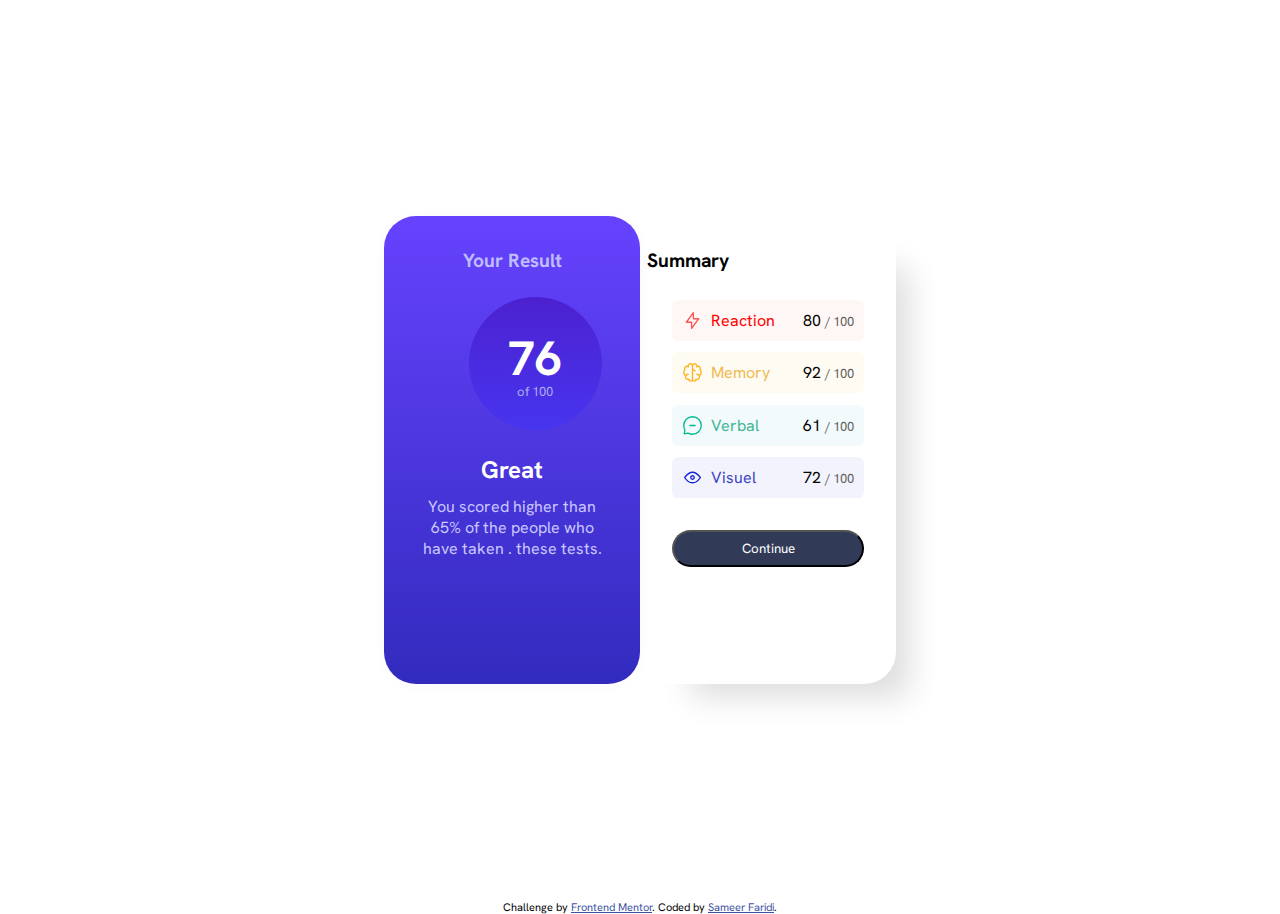
<file: html_css/p02/index.html>
<!DOCTYPE html>
<html lang="en">
  <head>
    <meta charset="UTF-8" />
    <meta name="viewport" content="width=device-width, initial-scale=1.0" />
    <!-- displays site properly based on user's device -->

    <link
      rel="icon"
      type="image/png"
      sizes="32x32"
      href="./assets/images/favicon-32x32.png"
    />
    <link rel="stylesheet" href="./styles.css" />

    <title>Frontend Mentor | Results summary component</title>
  </head>
  <body>
    <!-- Your Result 76 of 100 Great You scored higher than 65% of the people who
    have taken these tests. Summary Reaction 80 / 100 Memory 92 / 100 Verbal 61
    / 100 Visual 72 / 100 Continue -->

    <section class="section">
      <div class="section__left">
        <h1 class="section__left--h1">Your Result</h1>
        <div class="section__left--circle">
          <h1 class="section__left--circle--h1">76</h1>
          <p id="section__left--circle--p" class="section__left--circle--p">
            of 100
          </p>
        </div>
        <h2 class="section__left--h2">Great</h2>
        <p class="section__left--p">
          You scored higher than 65% of the people who have taken . these tests.
        </p>
      </div>
      <!-- right section start -->
      <div class="section__right">
        <h1 class="section__right--h1">Summary</h1>
        <!-- 1 -->
        <div class="section__right--bar section__right--bar--bar1">
          <div class="section__right--bar--left section__right--bar--1">
            <img
              src="./assets/images/icon-reaction.svg"
              alt="icon of reaction"
            />
            <p class="section__right--bar--left--p">Reaction</p>
          </div>
          <div class="section__right--bar--right">
            <p>80 <span id="section__right--bar--right--apan">/ 100</span></p>
          </div>
        </div>
        <!-- 2 -->
        <div class="section__right--bar section__right--bar--bar2">
          <div class="section__right--bar--left section__right--bar--2">
            <img src="./assets/images/icon-memory.svg" alt="icon of Memory" />
            <p class="section__right--bar--left--p">Memory</p>
          </div>
          <div class="section__right--bar--right">
            <p>92 <span id="section__right--bar--right--apan">/ 100</span></p>
          </div>
        </div>
        <!-- 3 -->
        <div class="section__right--bar section__right--bar--bar3">
          <div class="section__right--bar--left section__right--bar--3">
            <img src="./assets/images/icon-verbal.svg" alt="icon of Verbal" />

            <p class="section__right--bar--left--p">Verbal</p>
          </div>
          <div class="section__right--bar--right">
            <p>61 <span id="section__right--bar--right--apan">/ 100</span></p>
          </div>
        </div>
        <!-- 4 -->
        <div class="section__right--bar section__right--bar--bar4">
          <div class="section__right--bar--left section__right--bar--4">
            <img src="./assets/images/icon-visual.svg" alt="icon of Visual" />

            <p class="section__right--bar--left--p">Visuel</p>
          </div>
          <div class="section__right--bar--right">
            <p>72 <span id="section__right--bar--right--apan">/ 100</span></p>
          </div>
        </div>

        <button class="section__right--button">Continue</button>
      </div>
    </section>

    <div class="attribution">
      Challenge by
      <a href="https://www.frontendmentor.io?ref=challenge" target="_blank"
        >Frontend Mentor</a
      >. Coded by
      <a target="_blank" href="https://github.com/sameerkali">Sameer Faridi</a>.
    </div>
  </body>
</html>
</file>
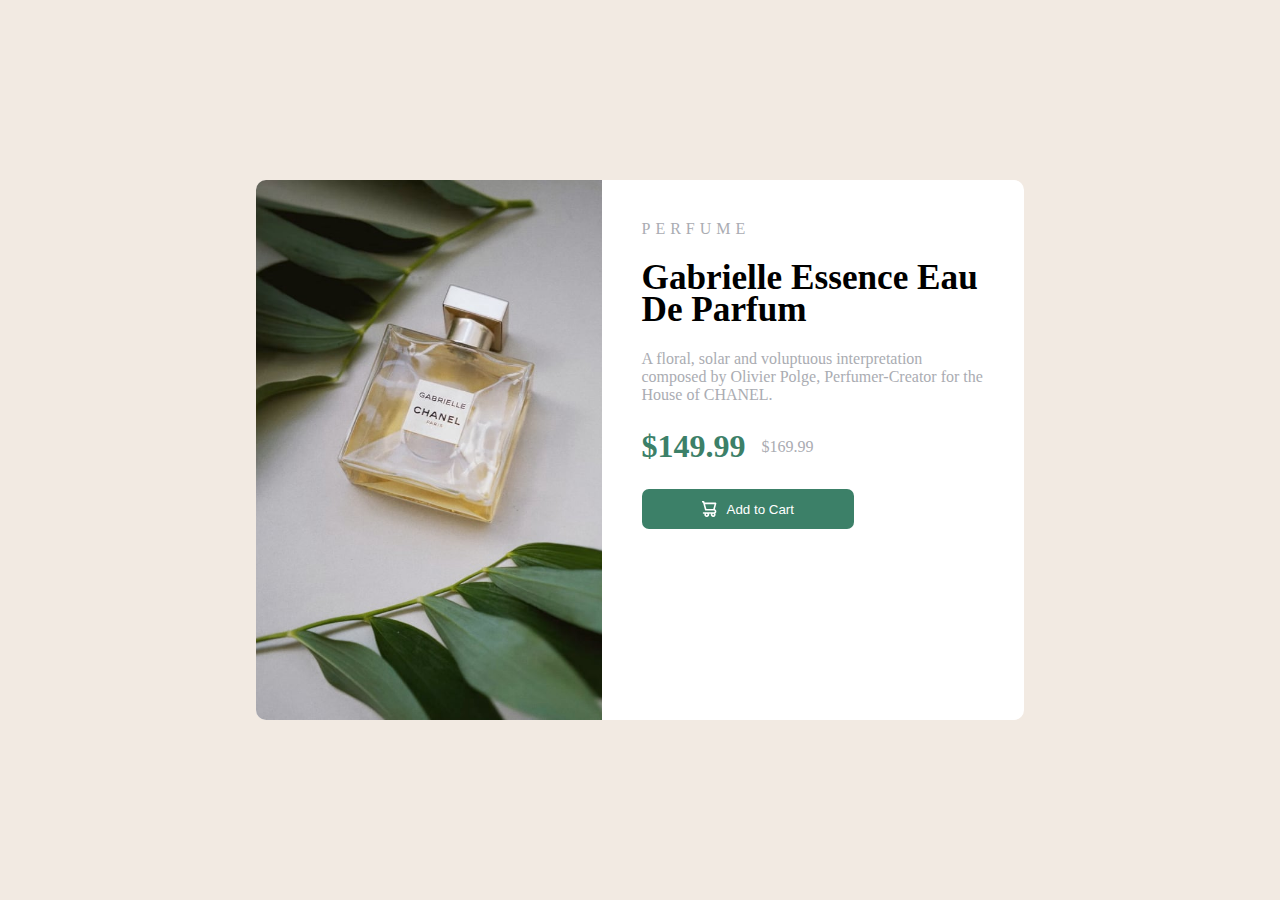
<file: html_css/p03/index.html>
<!DOCTYPE html>
<html lang="en">
  <head>
    <meta charset="UTF-8" />
    <meta name="viewport" content="width=device-width, initial-scale=1.0" />
    <!-- displays site properly based on user's device -->

    <link
      rel="icon"
      type="image/png"
      sizes="32x32"
      href="./images/favicon-32x32.png"
    />
    <link rel="stylesheet" href="./styles.css" />

    <title>Frontend Mentor | Product preview card component</title>

    <!-- Feel free to remove these styles or customise in your own stylesheet 👍 -->
   
  </head>
  <body>
    <!-- Perfume

  Gabrielle Essence Eau De Parfum

  A floral, solar and voluptuous interpretation composed by Olivier Polge, 
  Perfumer-Creator for the House of CHANEL.

  $149.99
  $169.99

  Add to Cart -->

    <section class="section">
      <div class="section--container">
        <div class="main__card--image"></div>
        <div class="main__card">
          <div class="main__card--content">
            <p class="main__card--content--p--01">Perfume</p>
            <h1 class="main__card--content--h1">
              Gabrielle Essence Eau De Parfum
            </h1>
            <p class="main__card--content--p---02">
              A floral, solar and voluptuous interpretation composed by Olivier
              Polge, Perfumer-Creator for the House of CHANEL.
            </p>
            <div class="main__card--content--prisetag">
              <h1 class="main__card--content--prisetag--h1">$149.99</h1>
              <p class="main__card--content--prisetag--p">$169.99</p>
            </div>
            <button class="main__card--button">
              <img
                src="./images/icon-cart.svg"
                class="main__card--button--icon"
                alt=""
              />
              <span class="main__card--button--span">Add to Cart</span>
            </button>
          </div>
        </div>
      </div>
    </section>

  
  </body>
</html>
</file>
<file: html_css/p02/styles.css>
@font-face {
  font-family: My_font;
  src: url("./assets/fonts/HankenGrotesk-VariableFont_wght.ttf");
}
* {
  margin: 0;
  padding: 0;
  box-sizing: border-box;
  font-family: My_font;
  /* background: #fefffe; */
}

.section {
  height: 100vh;
  width: 100vw;
  display: flex;
  justify-content: center;
  align-items: center;
}

.section__left {
  height: 52vh;
  width: 20vw;
  background: #322bbe;
  background: -webkit-linear-gradient(0deg, #322bbe 0%, #6642fe 100%);
  background: linear-gradient(0deg, #322bbe 0%, #6642fe 100%);
  display: flex;
  flex-direction: column;
  text-align: center;
  padding: 2rem;
  border-radius: 2rem;
  -webkit-box-shadow: 32px 32px 32px -19px #dddddd;
-moz-box-shadow: 32px 32px 32px -19px #dddddd;
box-shadow: 0px 1px 32px -19px #dddddd;
}
.section__left--h1 {
  color: #bfbcff;
  font-size: 1.2rem;
}
.section__left--circle {
  margin-top: 1.5rem;
  margin-bottom: 1.5rem;
  position: relative;
  left: 3.3rem;
  height: 8.3rem;
  width: 8.3rem;
  border-radius: 50%;
  background: #4735ef;
  background: -webkit-linear-gradient(360deg, #4735ef 0%, #4c21cf 100%);
  background: linear-gradient(360deg, #4735ef 0%, #4c21cf 100%);
  display: flex;
  flex-direction: column;
  justify-content: center;
  align-items: center;
}
.section__left--circle--h1 {
  font-size: 3rem;
  color: #fefefd;
  margin-bottom: -7px;
}
#section__left--circle--p {
  color: #aeacf0;
  font-size: 13px;
}
.section__left--circle--p {
  color: #fefefd;
}
.section__left--h2 {
  color: #fefefd;
  margin-bottom: 0.7rem;
}
.section__left--p {
  color: #cac8ff;
}

/* section right */

.section__right {
  height: 52vh;
  width: 20vw;
  /* background-color: rgb(245, 245, 245); */
  display: flex;
  flex-direction: column;
  text-align: center;
  padding: 2rem;
  border-top-right-radius: 2rem;
  border-bottom-right-radius: 2rem;
  -webkit-box-shadow: 32px 32px 32px -19px #dddddd;
-moz-box-shadow: 32px 32px 32px -19px #dddddd;
box-shadow: 32px 32px 32px -19px #dddddd;   
}
.section__right--bar {
 margin-top: .7rem;
  padding: 10px;
  display: flex;
  justify-content: space-between;
  border-radius: 0.4rem;
}
.section__right--bar--1 {
  color: red;
}
.section__right--bar--bar1 {
  background: #fef7f5;
}
.section__right--bar--bar2 {
  background: #fefbf3;
}
.section__right--bar--bar3 {
  background: #f2fafb;
}
.section__right--bar--bar4 {
  background: #f2f3fc;
}
.section__right--bar--2 {
  color: #f1ba51;
}
.section__right--bar--3 {
  color: #3fb694;
}
.section__right--bar--4 {
  color: #3c44c4;
}
.section__right--bar--left {
  display: flex;
}
.section__right--bar--right {
  display: flex;
}
.section__right--bar--left--p {
  margin-left: 0.5rem;
}

#section__right--bar--right--apan {
  font-size: 13px;
  color: rgb(96, 96, 96);
}



.section__right--h1{
    margin-bottom: 1rem;
    position: relative;
    right: 5rem;
    font-size: 1.2rem;
}

.section__right--button {
    padding: 8px 0;
    border-radius: 20px;
    background: #313b58;
    color: white;
    margin-top: 2rem;
  }
/* footer */

.attribution {
  font-size: 11px;
  text-align: center;
}
.attribution a {
  color: hsl(228, 45%, 44%);
}
</file>
<file: html_css/p03/styles.css>
* {
  margin: 0;
  padding: 0;
  box-sizing: border-box;
}
.section {
  height: 100vh;
  /* width: 98vw; */
  display: flex;
  justify-content: center;
  align-items: center;
  background: #f2eae2;
}
.section--container {
  display: flex;
  background: white;
  height: 60vh;
  width: 60vw;
  border-radius: 10px;
}
.main__card--image {
  width: 60vw;
  height: 60vh;
  border-top-left-radius: 10px;
  border-bottom-left-radius: 10px;
  background-image: url("./images/image-product-desktop.jpg");
  background-size: cover;
  background-position: center;
}
.main__card {
  display: flex;
  justify-content: center;
  padding: 2.5rem;
}
.main__card--content--p--01 {
  color: #aaacb2;
  letter-spacing: 5px;
  text-transform: uppercase;
  padding-bottom: 1.5rem;
}
.main__card--content--h1 {
  font-size: 2.2rem;
  line-height: 2rem;
  padding-bottom: 1.5rem;
}
.main__card--content--p---02 {
  color: #aaacb2;
  padding-bottom: 1.5rem;
}
.main__card--content--prisetag {
  display: flex;
  align-items: center;
  margin-bottom: 1.5rem;
}
.main__card--content--prisetag--h1 {
  font-size: 2rem;
  margin-right: 1rem;
  color: #3c8068;
}
.main__card--content--prisetag--p {
  color: #aaacb2;
}
.main__card--button {
  display: flex;
  justify-content: center;
  align-items: center;
  padding: 12px 60px;
  background-color: #3c8068;
  color: white;
  border-radius: 7px;
  border: none;
}

.main__card--button--span {
  margin-left: 10px;
}

/* responsive */

@media screen and (max-width: 600px) {
  .section {
    height: 100vh;
  }
  .section--container {
    margin-top: 3rem;
    display: flex;
    flex-direction: column;
    height: 100vh;
    width: 90vw;
  }
  .main__card--image {
    width: 90vw;
    height: 100vh;
    border-top-left-radius: 10px;
    border-top-right-radius: 10px;
    border-bottom-left-radius: 0;
    background-image: url("./images/image-product-mobile.jpg");
    background-size: cover;
    background-position: center;
  }
  .main__card {
    display: flex;
    justify-content: center;
    padding: 1.5rem;
  }
  .main__card--content--p--01 {
    color: #aaacb2;
    letter-spacing: 5px;
    text-transform: uppercase;
    padding-bottom: 1.5rem;
  }
  .main__card--content--h1 {
    font-size: 2.7rem;
    line-height: 2.6rem;
    padding-bottom: 1.5rem;
  }
  .main__card--content--p---02 {
    color: #aaacb2;
    padding-bottom: 1.5rem;
    font-size: 1.4rem;
    line-height: 1.9rem;

  }
  .main__card--content--prisetag {
    display: flex;
    align-items: center;
    margin-bottom: 1.5rem;
  }
  .main__card--content--prisetag--h1 {
    font-size: 2rem;
    margin-right: 1rem;
    color: #3c8068;
    font-size: 2.6rem;

  }
  .main__card--content--prisetag--p {
    color: #aaacb2;
    font-size: 1.1rem;
  }
  .main__card--button {

    font-size: 1.01rem;
    display: flex;
    justify-content: center;
    align-items: center;
    padding: 18px 150px;
    background-color: #3c8068;
    color: white;
    border-radius: 7px;
    border: none;
    margin-bottom: 2rem;
  }
  
  .main__card--button--span {
    margin-left: 10px;
  }
 
}
</file>
